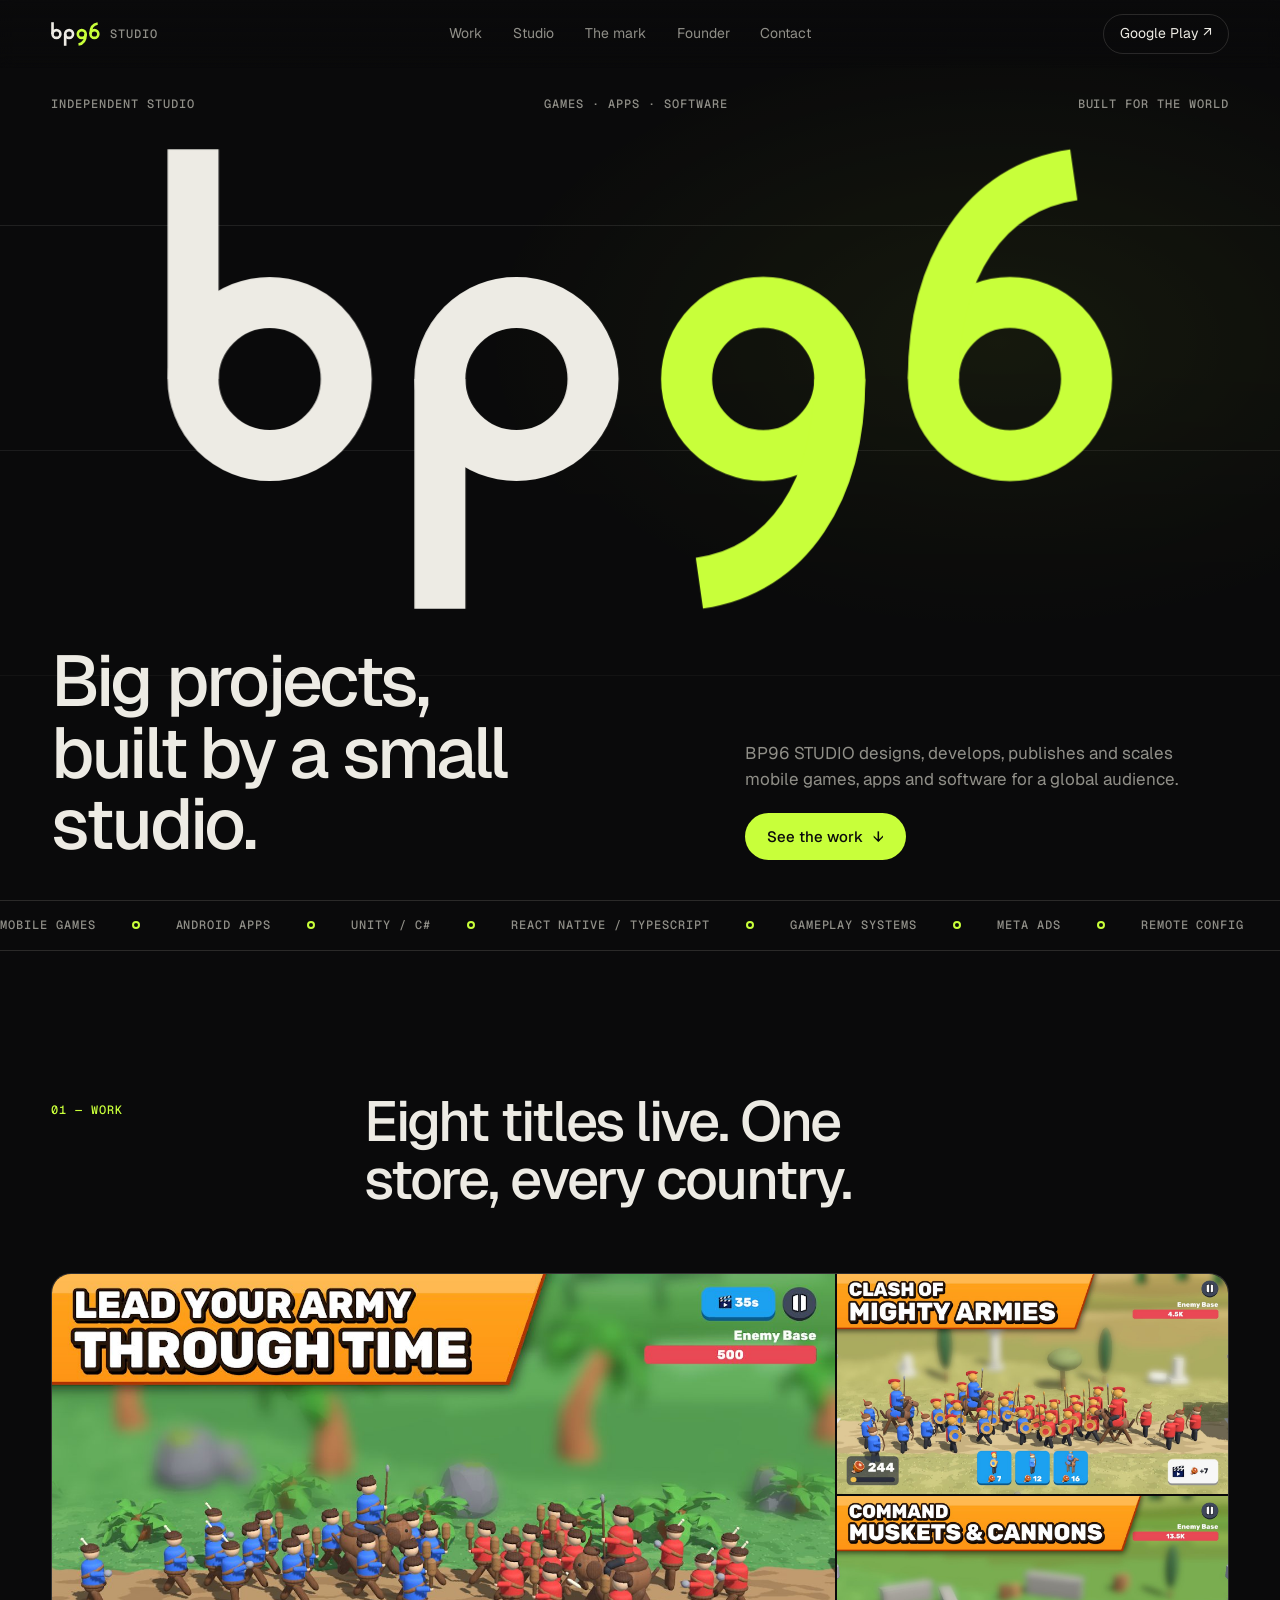
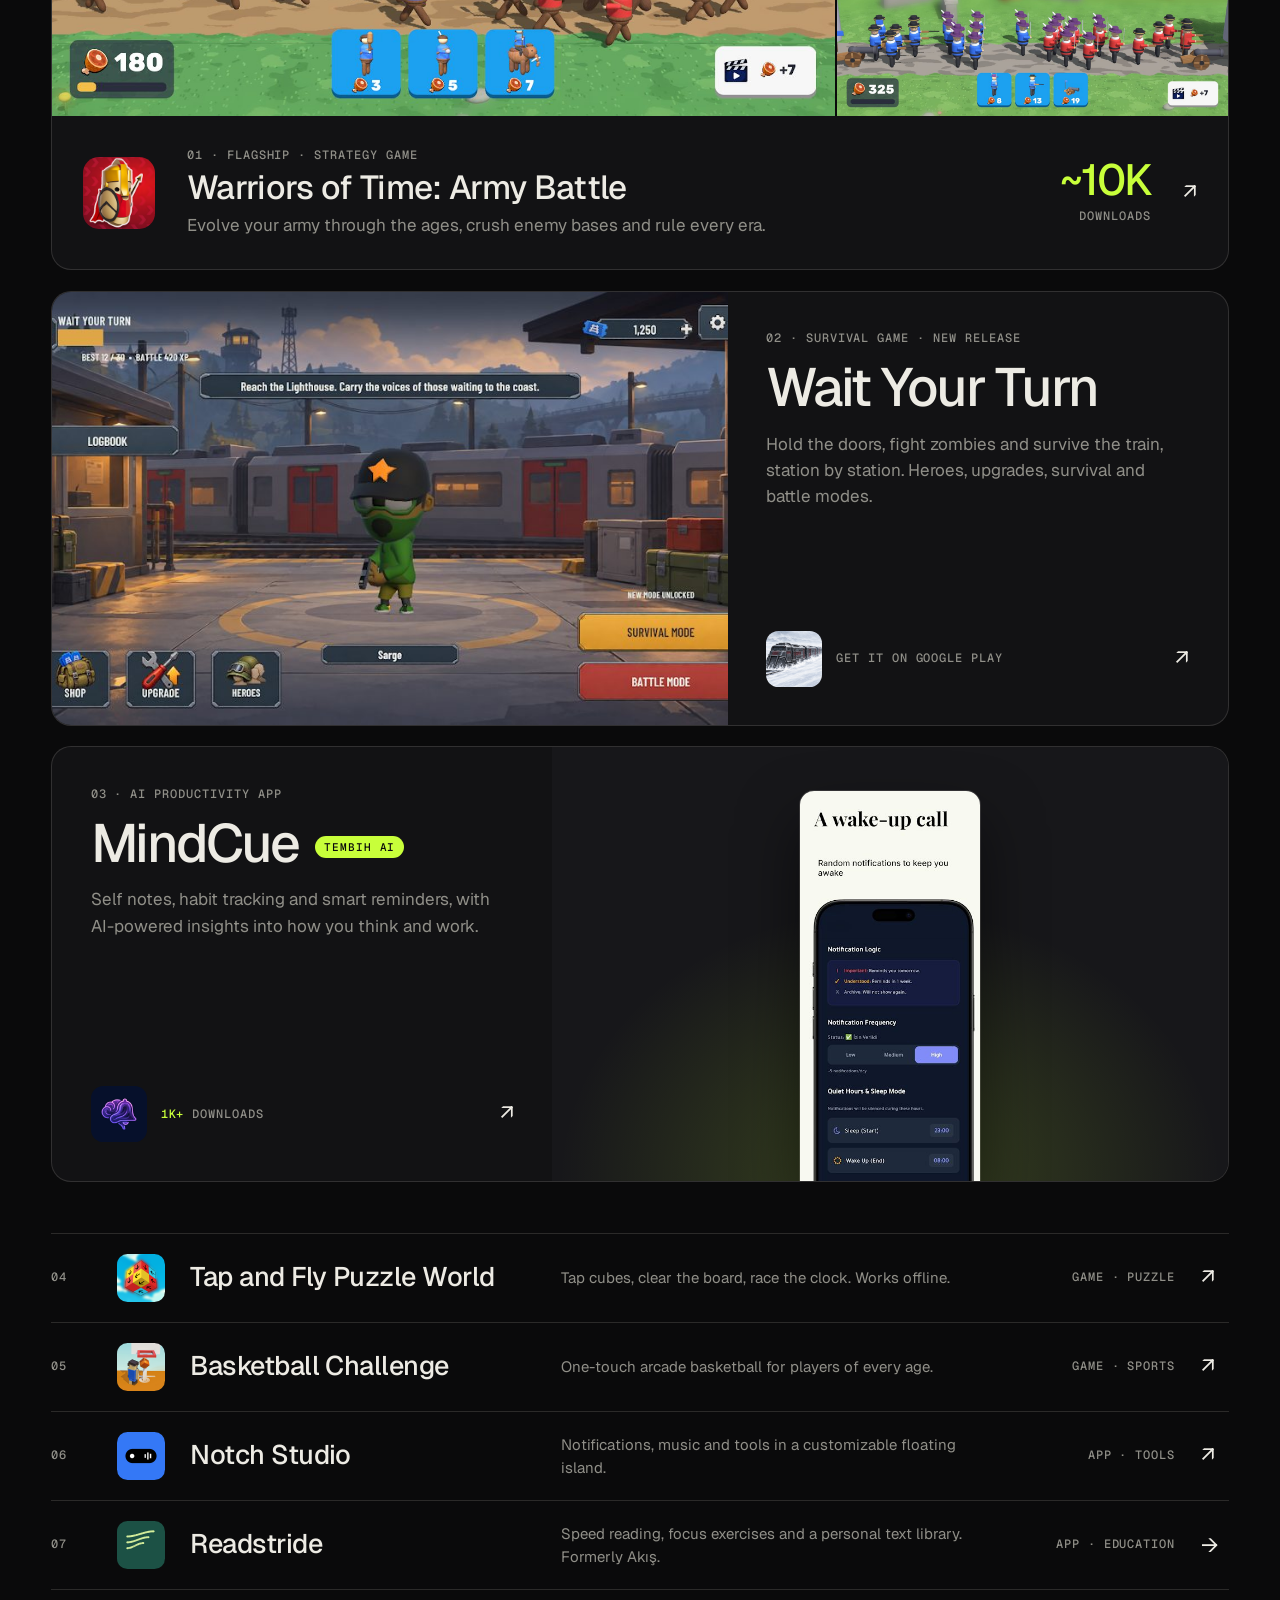
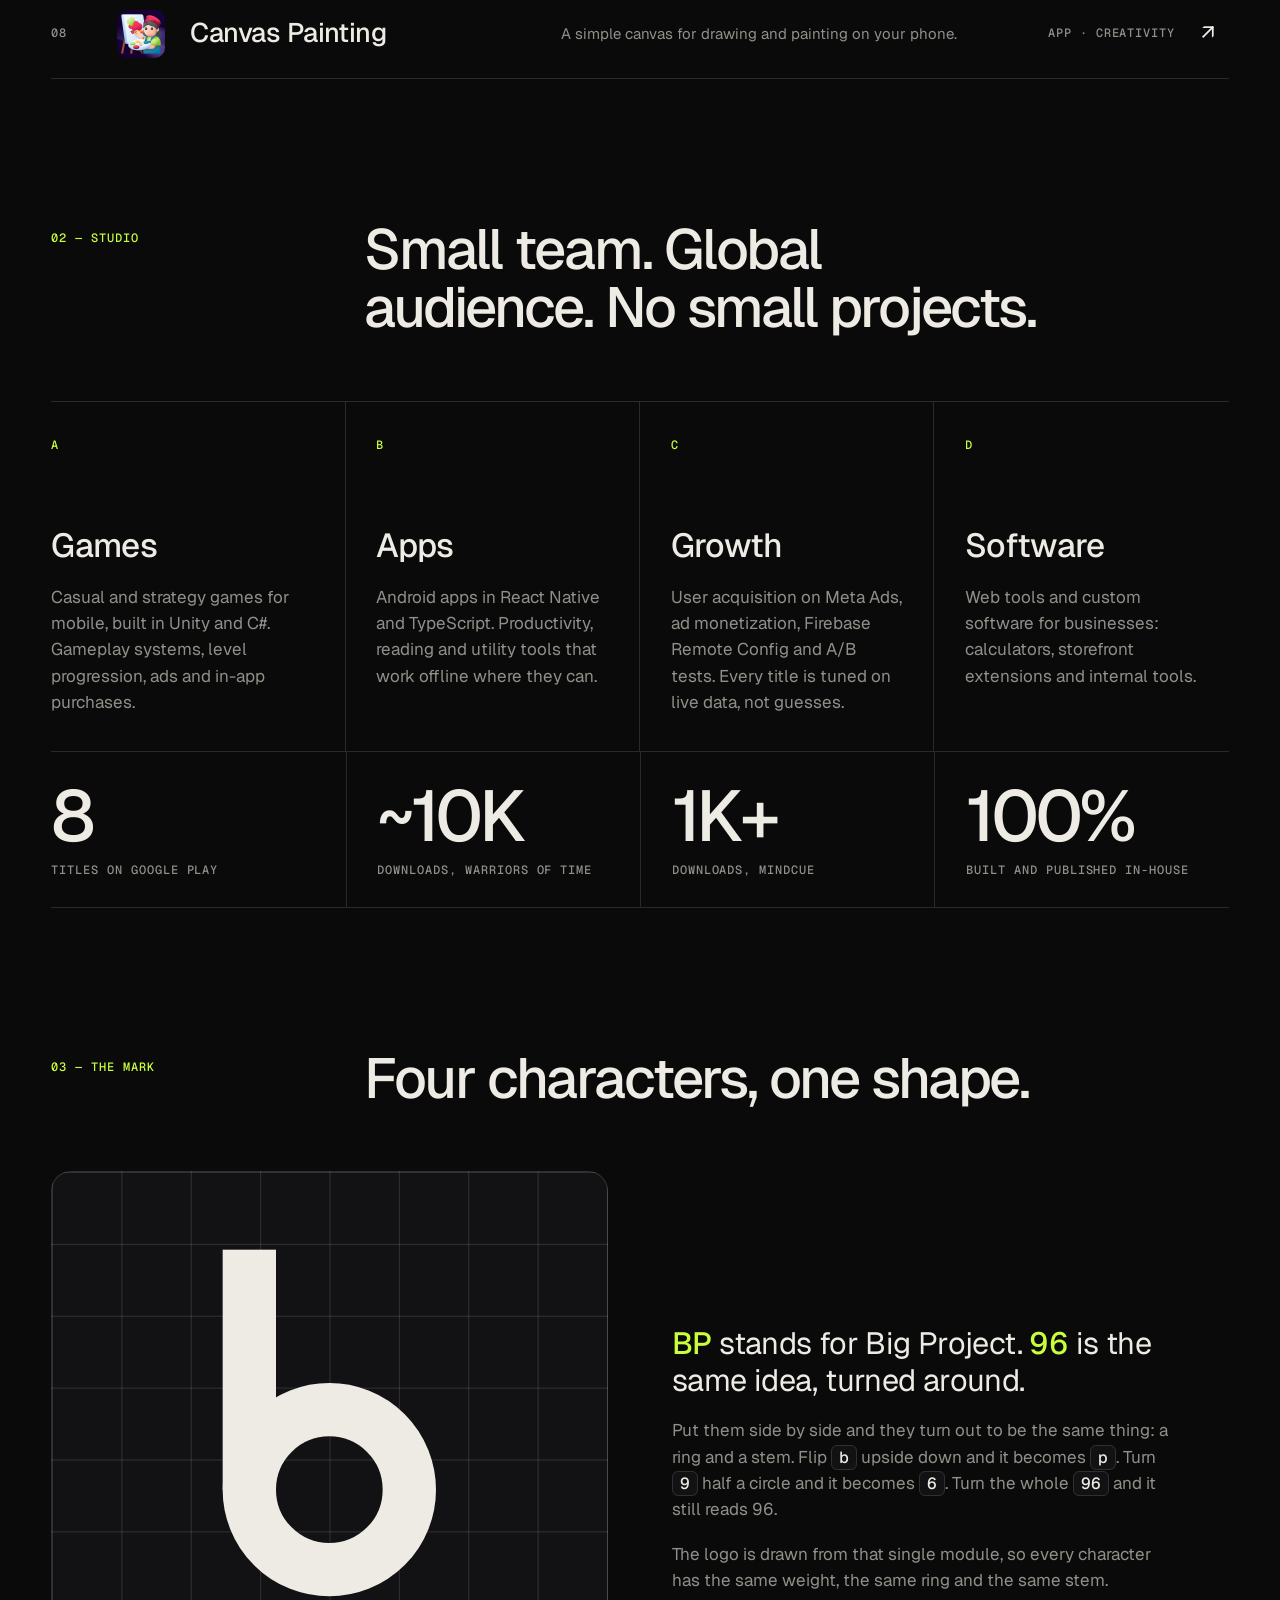
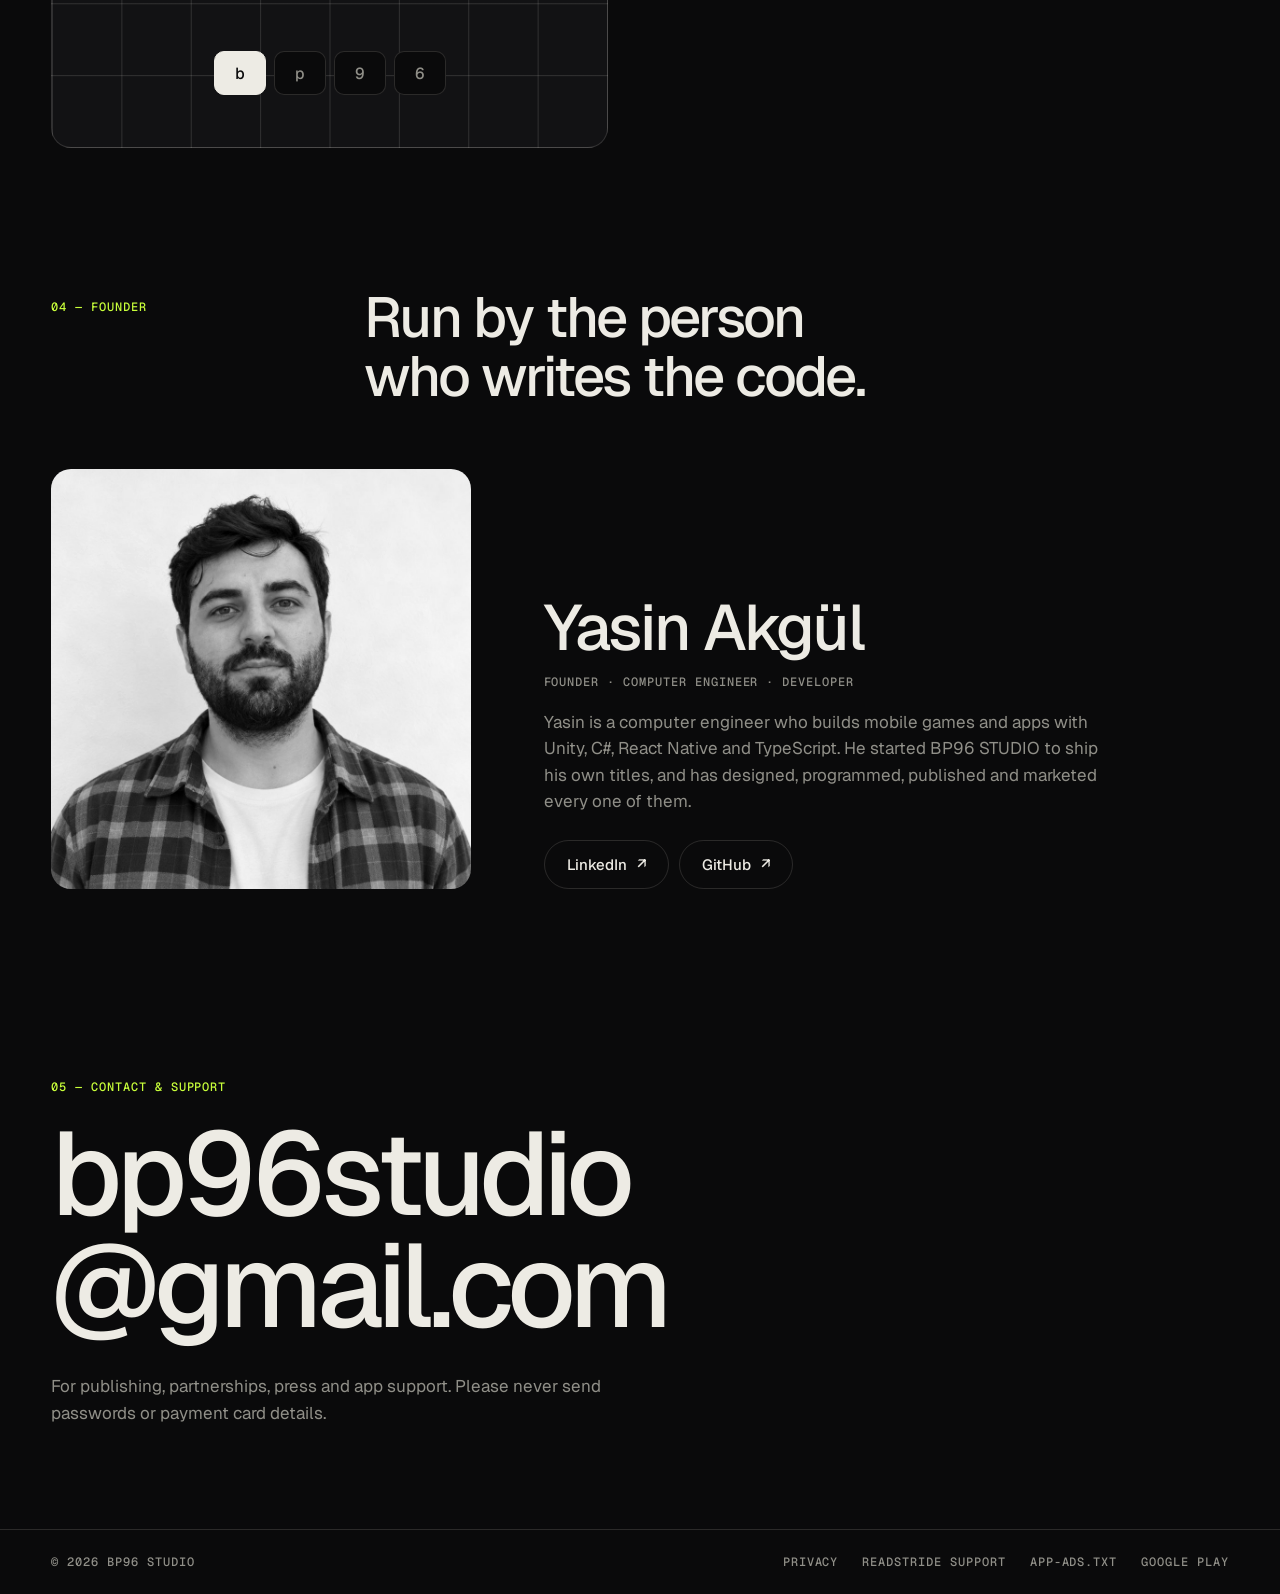
<file: index.html>
<!doctype html>
<html lang="en">
<head>
<meta charset="utf-8">
<meta name="viewport" content="width=device-width,initial-scale=1">
<title>BP96 STUDIO — Mobile games, apps and software</title>
<meta name="description" content="BP96 STUDIO is an independent studio that designs, develops and publishes mobile games, apps and software. Makers of Warriors of Time, Wait Your Turn and MindCue.">
<meta name="theme-color" content="#0a0a0b">
<meta property="og:title" content="BP96 STUDIO — Mobile games, apps and software">
<meta property="og:description" content="Big projects, built by a small studio. Makers of Warriors of Time: Army Battle.">
<meta property="og:type" content="website">
<meta property="og:url" content="https://yasinakgulbp.github.io/">
<meta property="og:image" content="https://yasinakgulbp.github.io/assets/og.png">
<meta name="twitter:card" content="summary_large_image">
<link rel="icon" href="assets/favicon.svg" type="image/svg+xml">
<link rel="preconnect" href="https://fonts.googleapis.com">
<link rel="preconnect" href="https://fonts.gstatic.com" crossorigin>
<link href="https://fonts.googleapis.com/css2?family=Geist:wght@300..700&family=Geist+Mono:wght@400;500&display=swap" rel="stylesheet">
<link rel="stylesheet" href="assets/style.css">
<script>document.documentElement.classList.add('js')</script>
<script type="application/ld+json">
{"@context":"https://schema.org","@type":"Organization","name":"BP96 STUDIO","url":"https://yasinakgulbp.github.io/","email":"bp96studio@gmail.com","founder":{"@type":"Person","name":"Yasin Akgül","sameAs":["https://www.linkedin.com/in/yasinakgul/","https://github.com/yasinakgulbp"]},"sameAs":["https://play.google.com/store/apps/dev?id=5393792970838521727","https://github.com/yasinakgulbp"]}
</script>
</head>
<body>

<!-- Shared glyph modules: one ring, one stem -->
<svg width="0" height="0" style="position:absolute" aria-hidden="true">
  <defs>
    <g id="m-s">
      <rect width="100" height="160" fill="none"/>
      <circle cx="50" cy="110" r="36" fill="none" stroke="currentColor" stroke-width="24"/>
      <rect x="2" y="2" width="24" height="108" fill="currentColor"/>
    </g>
    <g id="m-c">
      <rect width="100" height="160" fill="none"/>
      <circle cx="50" cy="110" r="36" fill="none" stroke="currentColor" stroke-width="24"/>
      <path d="M14 110C14 58 38 20 80 14" fill="none" stroke="currentColor" stroke-width="24"/>
    </g>
  </defs>
</svg>

<header class="nav">
  <a class="brand" href="#top" aria-label="BP96 STUDIO — home">
    <svg viewBox="0 0 448 220" class="brand-mark" aria-hidden="true">
      <g transform="translate(0 0)"><use href="#m-s"/></g>
      <g transform="translate(116 60)"><g transform="translate(0 160) scale(1 -1)"><use href="#m-s"/></g></g>
      <g transform="translate(232 60)" class="acc"><g transform="rotate(180 50 80)"><use href="#m-c"/></g></g>
      <g transform="translate(348 0)" class="acc"><use href="#m-c"/></g>
    </svg>
    <span class="mono">STUDIO</span>
  </a>
  <nav aria-label="Main">
    <a href="#work">Work</a>
    <a href="#studio">Studio</a>
    <a href="#mark">The mark</a>
    <a href="#founder">Founder</a>
    <a href="#support">Contact</a>
  </nav>
  <a class="pill" href="https://play.google.com/store/apps/dev?id=5393792970838521727" target="_blank" rel="noopener">Google Play <span aria-hidden="true">↗</span></a>
</header>

<main id="top">

<section class="hero">
  <div class="hero-meta mono">
    <span>Independent studio</span>
    <span>Games · Apps · Software</span>
    <span>Built for the world</span>
  </div>

  <svg viewBox="0 0 448 220" class="mark" role="img" aria-label="bp96">
    <g class="cell c-b"><g class="gl"><use href="#m-s"/></g></g>
    <g class="cell c-p"><g class="gl"><use href="#m-s"/></g></g>
    <g class="cell c-9 acc"><g class="gl"><use href="#m-c"/></g></g>
    <g class="cell c-6 acc"><g class="gl"><use href="#m-c"/></g></g>
  </svg>

  <div class="hero-foot">
    <h1>Big projects,<br>built by a small studio.</h1>
    <div class="hero-side">
      <p>BP96 STUDIO designs, develops, publishes and scales mobile games, apps and software for a global audience.</p>
      <a class="btn" href="#work">See the work <span aria-hidden="true">↓</span></a>
    </div>
  </div>
</section>

<div class="ticker mono" aria-hidden="true">
  <div class="ticker-track">
    <span>Mobile games</span><i></i><span>Android apps</span><i></i><span>Unity / C#</span><i></i><span>React Native / TypeScript</span><i></i><span>Gameplay systems</span><i></i><span>Meta Ads</span><i></i><span>Remote Config</span><i></i><span>Custom software</span><i></i>
    <span>Mobile games</span><i></i><span>Android apps</span><i></i><span>Unity / C#</span><i></i><span>React Native / TypeScript</span><i></i><span>Gameplay systems</span><i></i><span>Meta Ads</span><i></i><span>Remote Config</span><i></i><span>Custom software</span><i></i>
  </div>
</div>

<section class="sec" id="work">
  <div class="sec-head rv">
    <span class="mono idx">01 — Work</span>
    <h2>Eight titles live. One store, every country.</h2>
  </div>

  <a class="feat rv" href="https://play.google.com/store/apps/details?id=com.Bp96Studio.WarriorsOfTime" target="_blank" rel="noopener">
    <div class="feat-shots">
      <img src="assets/apps/wot-s3.jpg" alt="Warriors of Time gameplay: two armies clash on a jungle road" width="1400" height="788">
      <img src="assets/apps/wot-s2.jpg" alt="Warriors of Time gameplay: ancient armies with shields and cavalry" width="1400" height="788" loading="lazy">
      <img src="assets/apps/wot-s1.jpg" alt="Warriors of Time gameplay: musketeers and cannons" width="1400" height="788" loading="lazy">
    </div>
    <div class="feat-info">
      <img class="icon" src="assets/apps/wot.png" alt="" width="72" height="72">
      <div>
        <span class="mono tag">01 · Flagship · Strategy game</span>
        <h3>Warriors of Time: Army Battle</h3>
        <p>Evolve your army through the ages, crush enemy bases and rule every era.</p>
      </div>
      <div class="feat-num"><b>~10K</b><span class="mono">downloads</span></div>
      <span class="go" aria-hidden="true">↗</span>
    </div>
  </a>

  <a class="split rv" href="https://play.google.com/store/apps/details?id=com.Bp96studio.waityourturn" target="_blank" rel="noopener">
    <div class="shot"><img src="assets/apps/s-wyt.jpg" alt="Wait Your Turn: a soldier on a train platform at dusk" width="900" height="506" loading="lazy"></div>
    <div class="split-info">
      <span class="mono tag">02 · Survival game · New release</span>
      <h3>Wait Your Turn</h3>
      <p>Hold the doors, fight zombies and survive the train, station by station. Heroes, upgrades, survival and battle modes.</p>
      <div class="split-foot"><img class="icon" src="assets/apps/wyt.png" alt="" width="56" height="56" loading="lazy"><span class="mono">Get it on Google Play</span><span class="go" aria-hidden="true">↗</span></div>
    </div>
  </a>

  <a class="split flip rv" href="https://play.google.com/store/apps/details?id=com.tembih.app" target="_blank" rel="noopener">
    <div class="shot portrait"><img src="assets/apps/s-mindcue.jpg" alt="MindCue app screen" width="322" height="700" loading="lazy"></div>
    <div class="split-info">
      <span class="mono tag">03 · AI productivity app</span>
      <h3>MindCue <small>Tembih AI</small></h3>
      <p>Self notes, habit tracking and smart reminders, with AI-powered insights into how you think and work.</p>
      <div class="split-foot"><img class="icon" src="assets/apps/mindcue.png" alt="" width="56" height="56" loading="lazy"><span class="mono"><b>1K+</b> downloads</span><span class="go" aria-hidden="true">↗</span></div>
    </div>
  </a>

  <ul class="list">
    <li class="rv"><a href="https://play.google.com/store/apps/details?id=com.Bp96Studio.TapandFly" target="_blank" rel="noopener" data-peek="assets/apps/s-taf.jpg">
      <span class="mono n">04</span><img src="assets/apps/taf.png" alt="" width="48" height="48" loading="lazy">
      <span class="t">Tap and Fly Puzzle World</span><span class="d">Tap cubes, clear the board, race the clock. Works offline.</span>
      <span class="mono c">Game · Puzzle</span><span class="go" aria-hidden="true">↗</span></a></li>
    <li class="rv"><a href="https://play.google.com/store/apps/details?id=com.bp96studio.BasketballChalenge" target="_blank" rel="noopener" data-peek="assets/apps/s-bball.jpg">
      <span class="mono n">05</span><img src="assets/apps/bball.png" alt="" width="48" height="48" loading="lazy">
      <span class="t">Basketball Challenge</span><span class="d">One-touch arcade basketball for players of every age.</span>
      <span class="mono c">Game · Sports</span><span class="go" aria-hidden="true">↗</span></a></li>
    <li class="rv"><a href="https://play.google.com/store/apps/details?id=com.bp96studio.notchstudio" target="_blank" rel="noopener" data-peek="assets/apps/s-notch.jpg">
      <span class="mono n">06</span><img src="assets/apps/notch.png" alt="" width="48" height="48" loading="lazy">
      <span class="t">Notch Studio</span><span class="d">Notifications, music and tools in a customizable floating island.</span>
      <span class="mono c">App · Tools</span><span class="go" aria-hidden="true">↗</span></a></li>
    <li class="rv" id="readstride"><a href="readstride.html" data-peek="assets/apps/s-read.jpg">
      <span class="mono n">07</span><img src="assets/apps/read.png" alt="" width="48" height="48" loading="lazy">
      <span class="t">Readstride</span><span class="d">Speed reading, focus exercises and a personal text library. Formerly Akış.</span>
      <span class="mono c">App · Education</span><span class="go" aria-hidden="true">→</span></a></li>
    <li class="rv"><a href="https://play.google.com/store/apps/details?id=com.BP96STUDIO.CanvasPainting" target="_blank" rel="noopener" data-peek="assets/apps/s-canvas.jpg">
      <span class="mono n">08</span><img src="assets/apps/canvas.png" alt="" width="48" height="48" loading="lazy">
      <span class="t">Canvas Painting</span><span class="d">A simple canvas for drawing and painting on your phone.</span>
      <span class="mono c">App · Creativity</span><span class="go" aria-hidden="true">↗</span></a></li>
  </ul>
</section>

<section class="sec" id="studio">
  <div class="sec-head rv">
    <span class="mono idx">02 — Studio</span>
    <h2>Small team. Global audience. No small projects.</h2>
  </div>
  <div class="cols">
    <article class="rv">
      <span class="mono">A</span>
      <h3>Games</h3>
      <p>Casual and strategy games for mobile, built in Unity and C#. Gameplay systems, level progression, ads and in-app purchases.</p>
    </article>
    <article class="rv">
      <span class="mono">B</span>
      <h3>Apps</h3>
      <p>Android apps in React Native and TypeScript. Productivity, reading and utility tools that work offline where they can.</p>
    </article>
    <article class="rv">
      <span class="mono">C</span>
      <h3>Growth</h3>
      <p>User acquisition on Meta Ads, ad monetization, Firebase Remote Config and A/B tests. Every title is tuned on live data, not guesses.</p>
    </article>
    <article class="rv">
      <span class="mono">D</span>
      <h3>Software</h3>
      <p>Web tools and custom software for businesses: calculators, storefront extensions and internal tools.</p>
    </article>
  </div>
  <dl class="stats rv">
    <div><dt>8</dt><dd class="mono">titles on Google Play</dd></div>
    <div><dt>~10K</dt><dd class="mono">downloads, Warriors of Time</dd></div>
    <div><dt>1K+</dt><dd class="mono">downloads, MindCue</dd></div>
    <div><dt>100%</dt><dd class="mono">built and published in-house</dd></div>
  </dl>
</section>

<section class="sec mark-sec" id="mark">
  <div class="sec-head rv">
    <span class="mono idx">03 — The mark</span>
    <h2>Four characters, one shape.</h2>
  </div>
  <div class="mark-grid">
    <div class="demo rv">
      <svg viewBox="-10 -10 120 180" class="demo-svg" data-state="b" aria-hidden="true">
        <g class="demo-gl">
          <rect width="100" height="160" fill="none"/>
          <circle cx="50" cy="110" r="36" fill="none" stroke="currentColor" stroke-width="24"/>
          <rect class="st-s" x="2" y="2" width="24" height="108" fill="currentColor"/>
          <path class="st-c" d="M14 110C14 58 38 20 80 14" fill="none" stroke="currentColor" stroke-width="24"/>
        </g>
      </svg>
      <div class="demo-keys" role="group" aria-label="Show character">
        <button type="button" data-k="b" aria-pressed="true">b</button>
        <button type="button" data-k="p" aria-pressed="false">p</button>
        <button type="button" data-k="9" aria-pressed="false">9</button>
        <button type="button" data-k="6" aria-pressed="false">6</button>
      </div>
    </div>
    <div class="mark-copy rv">
      <p class="lead"><b>BP</b> stands for Big Project. <b>96</b> is the same idea, turned around.</p>
      <p>Put them side by side and they turn out to be the same thing: a ring and a stem. Flip <i>b</i> upside down and it becomes <i>p</i>. Turn <i>9</i> half a circle and it becomes <i>6</i>. Turn the whole <i>96</i> and it still reads 96.</p>
      <p>The logo is drawn from that single module, so every character has the same weight, the same ring and the same stem.</p>
    </div>
  </div>
</section>

<section class="sec" id="founder">
  <div class="sec-head rv">
    <span class="mono idx">04 — Founder</span>
    <h2>Run by the person who writes the code.</h2>
  </div>
  <div class="founder">
    <figure class="rv"><img src="assets/yasin.jpg" alt="Yasin Akgül" width="900" height="900" loading="lazy"></figure>
    <div class="rv">
      <h3>Yasin Akgül</h3>
      <span class="mono tag">Founder · Computer engineer · Developer</span>
      <p>Yasin is a computer engineer who builds mobile games and apps with Unity, C#, React Native and TypeScript. He started BP96 STUDIO to ship his own titles, and has designed, programmed, published and marketed every one of them.</p>
      <div class="links">
        <a class="btn ghost" href="https://www.linkedin.com/in/yasinakgul/" target="_blank" rel="noopener">LinkedIn <span aria-hidden="true">↗</span></a>
        <a class="btn ghost" href="https://github.com/yasinakgulbp" target="_blank" rel="noopener">GitHub <span aria-hidden="true">↗</span></a>
      </div>
    </div>
  </div>
</section>

<section class="contact" id="support">
  <span class="mono idx rv">05 — Contact &amp; support</span>
  <a class="mail rv" href="mailto:bp96studio@gmail.com">bp96studio<wbr>@gmail.com</a>
  <p class="rv">For publishing, partnerships, press and app support. Please never send passwords or payment card details.</p>
</section>

</main>

<footer class="foot mono">
  <span>© <span id="y">2026</span> BP96 STUDIO</span>
  <nav aria-label="Footer">
    <a href="privacy.html">Privacy</a>
    <a href="readstride.html">Readstride support</a>
    <a href="app-ads.txt">app-ads.txt</a>
    <a href="https://play.google.com/store/apps/dev?id=5393792970838521727" target="_blank" rel="noopener">Google Play</a>
  </nav>
</footer>

<div class="peek" aria-hidden="true"><img alt=""></div>
<script src="assets/main.js" defer></script>
</body>
</html>
</file>
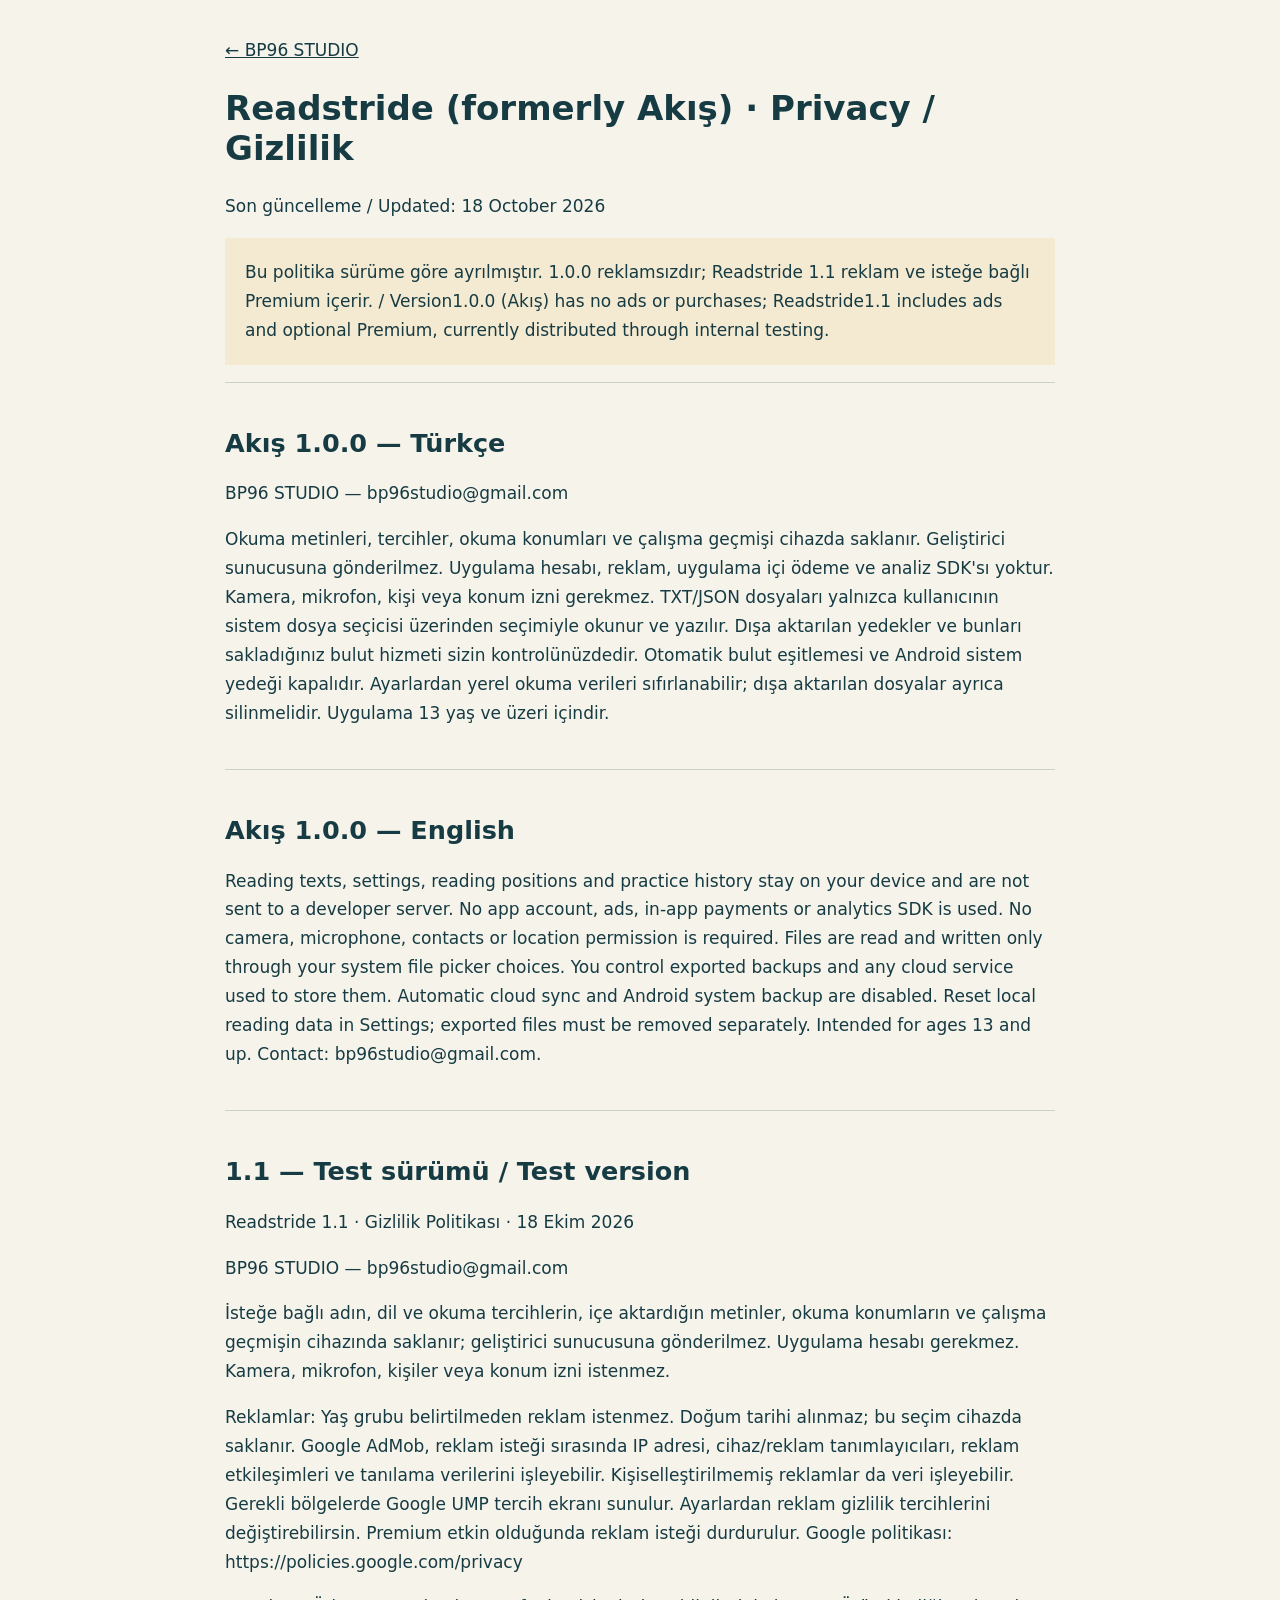
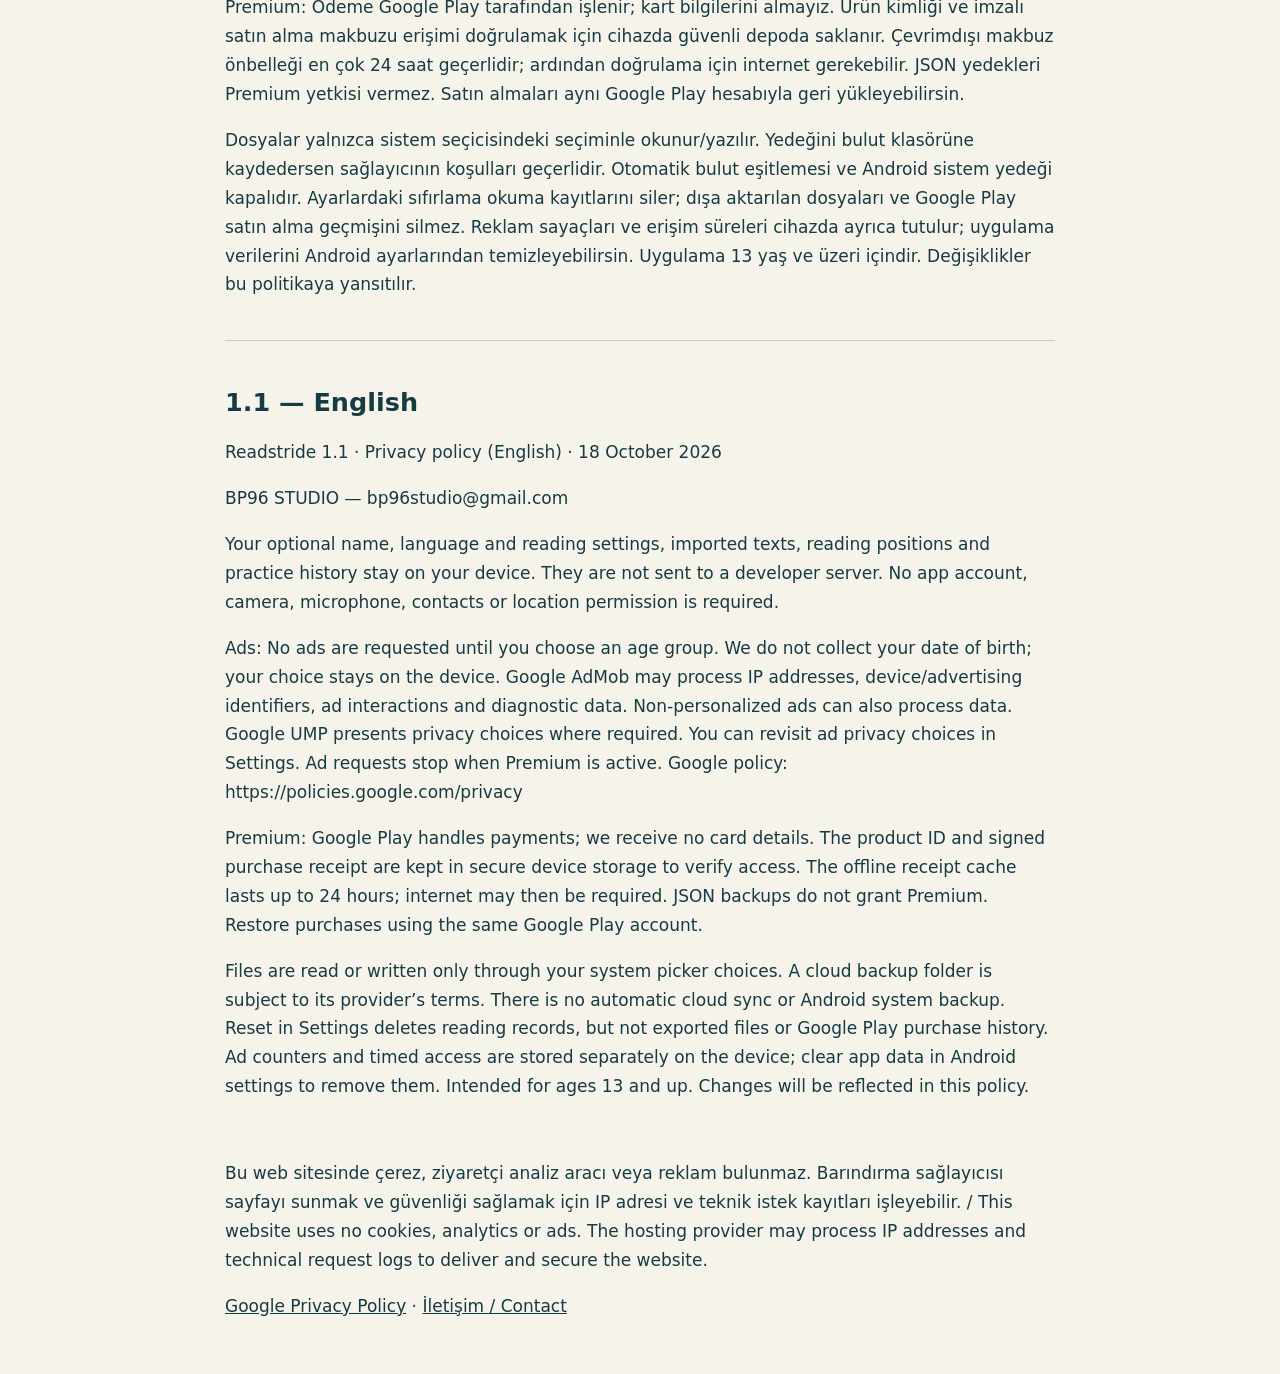
<file: privacy.html>
<!doctype html><html lang="en"><head><meta charset="utf-8"><meta name="viewport" content="width=device-width,initial-scale=1"><title>Readstride · Gizlilik / Privacy · BP96 STUDIO</title><style>body{margin:0;background:#f6f3eb;color:#163b43;font:17px/1.7 system-ui,sans-serif}main{max-width:830px;margin:auto;padding:36px 24px}h1,h2{line-height:1.2}section{padding:24px 0;border-top:1px solid #163b4330}a{color:inherit}.note{padding:20px;background:#e9bd6030}p{white-space:pre-line}</style></head><body><main><a href="/">← BP96 STUDIO</a><h1>Readstride (formerly Akış) · Privacy / Gizlilik</h1><p>Son güncelleme / Updated: 18 October 2026</p><p class="note">Bu politika sürüme göre ayrılmıştır. 1.0.0 reklamsızdır; Readstride 1.1 reklam ve isteğe bağlı Premium içerir. / Version1.0.0 (Akış) has no ads or purchases; Readstride1.1 includes ads and optional Premium, currently distributed through internal testing.</p><section><h2>Akış 1.0.0 — Türkçe</h2><p>BP96 STUDIO — bp96studio@gmail.com</p><p>Okuma metinleri, tercihler, okuma konumları ve çalışma geçmişi cihazda saklanır. Geliştirici sunucusuna gönderilmez. Uygulama hesabı, reklam, uygulama içi ödeme ve analiz SDK'sı yoktur. Kamera, mikrofon, kişi veya konum izni gerekmez. TXT/JSON dosyaları yalnızca kullanıcının sistem dosya seçicisi üzerinden seçimiyle okunur ve yazılır. Dışa aktarılan yedekler ve bunları sakladığınız bulut hizmeti sizin kontrolünüzdedir. Otomatik bulut eşitlemesi ve Android sistem yedeği kapalıdır. Ayarlardan yerel okuma verileri sıfırlanabilir; dışa aktarılan dosyalar ayrıca silinmelidir. Uygulama 13 yaş ve üzeri içindir.</p></section><section lang="en"><h2>Akış 1.0.0 — English</h2><p>Reading texts, settings, reading positions and practice history stay on your device and are not sent to a developer server. No app account, ads, in-app payments or analytics SDK is used. No camera, microphone, contacts or location permission is required. Files are read and written only through your system file picker choices. You control exported backups and any cloud service used to store them. Automatic cloud sync and Android system backup are disabled. Reset local reading data in Settings; exported files must be removed separately. Intended for ages 13 and up. Contact: bp96studio@gmail.com.</p></section><section><h2>1.1 — Test sürümü / Test version</h2><p>Readstride 1.1 · Gizlilik Politikası · 18 Ekim 2026</p><p>BP96 STUDIO — bp96studio@gmail.com</p><p>İsteğe bağlı adın, dil ve okuma tercihlerin, içe aktardığın metinler, okuma konumların ve çalışma geçmişin cihazında saklanır; geliştirici sunucusuna gönderilmez. Uygulama hesabı gerekmez. Kamera, mikrofon, kişiler veya konum izni istenmez.</p><p>Reklamlar: Yaş grubu belirtilmeden reklam istenmez. Doğum tarihi alınmaz; bu seçim cihazda saklanır. Google AdMob, reklam isteği sırasında IP adresi, cihaz/reklam tanımlayıcıları, reklam etkileşimleri ve tanılama verilerini işleyebilir. Kişiselleştirilmemiş reklamlar da veri işleyebilir. Gerekli bölgelerde Google UMP tercih ekranı sunulur. Ayarlardan reklam gizlilik tercihlerini değiştirebilirsin. Premium etkin olduğunda reklam isteği durdurulur. Google politikası: https://policies.google.com/privacy</p><p>Premium: Ödeme Google Play tarafından işlenir; kart bilgilerini almayız. Ürün kimliği ve imzalı satın alma makbuzu erişimi doğrulamak için cihazda güvenli depoda saklanır. Çevrimdışı makbuz önbelleği en çok 24 saat geçerlidir; ardından doğrulama için internet gerekebilir. JSON yedekleri Premium yetkisi vermez. Satın almaları aynı Google Play hesabıyla geri yükleyebilirsin.</p><p>Dosyalar yalnızca sistem seçicisindeki seçiminle okunur/yazılır. Yedeğini bulut klasörüne kaydedersen sağlayıcının koşulları geçerlidir. Otomatik bulut eşitlemesi ve Android sistem yedeği kapalıdır. Ayarlardaki sıfırlama okuma kayıtlarını siler; dışa aktarılan dosyaları ve Google Play satın alma geçmişini silmez. Reklam sayaçları ve erişim süreleri cihazda ayrıca tutulur; uygulama verilerini Android ayarlarından temizleyebilirsin. Uygulama 13 yaş ve üzeri içindir. Değişiklikler bu politikaya yansıtılır.</p></section><section lang="en"><h2>1.1 — English</h2><p>Readstride 1.1 · Privacy policy (English) · 18 October 2026</p><p>BP96 STUDIO — bp96studio@gmail.com</p><p>Your optional name, language and reading settings, imported texts, reading positions and practice history stay on your device. They are not sent to a developer server. No app account, camera, microphone, contacts or location permission is required.</p><p>Ads: No ads are requested until you choose an age group. We do not collect your date of birth; your choice stays on the device. Google AdMob may process IP addresses, device/advertising identifiers, ad interactions and diagnostic data. Non-personalized ads can also process data. Google UMP presents privacy choices where required. You can revisit ad privacy choices in Settings. Ad requests stop when Premium is active. Google policy: https://policies.google.com/privacy</p><p>Premium: Google Play handles payments; we receive no card details. The product ID and signed purchase receipt are kept in secure device storage to verify access. The offline receipt cache lasts up to 24 hours; internet may then be required. JSON backups do not grant Premium. Restore purchases using the same Google Play account.</p><p>Files are read or written only through your system picker choices. A cloud backup folder is subject to its provider’s terms. There is no automatic cloud sync or Android system backup. Reset in Settings deletes reading records, but not exported files or Google Play purchase history. Ad counters and timed access are stored separately on the device; clear app data in Android settings to remove them. Intended for ages 13 and up. Changes will be reflected in this policy.</p></section><p>Bu web sitesinde çerez, ziyaretçi analiz aracı veya reklam bulunmaz. Barındırma sağlayıcısı sayfayı sunmak ve güvenliği sağlamak için IP adresi ve teknik istek kayıtları işleyebilir. / This website uses no cookies, analytics or ads. The hosting provider may process IP addresses and technical request logs to deliver and secure the website.</p><p><a href="https://policies.google.com/privacy">Google Privacy Policy</a> · <a href="mailto:bp96studio@gmail.com">İletişim / Contact</a></p></main></body></html>
</file>
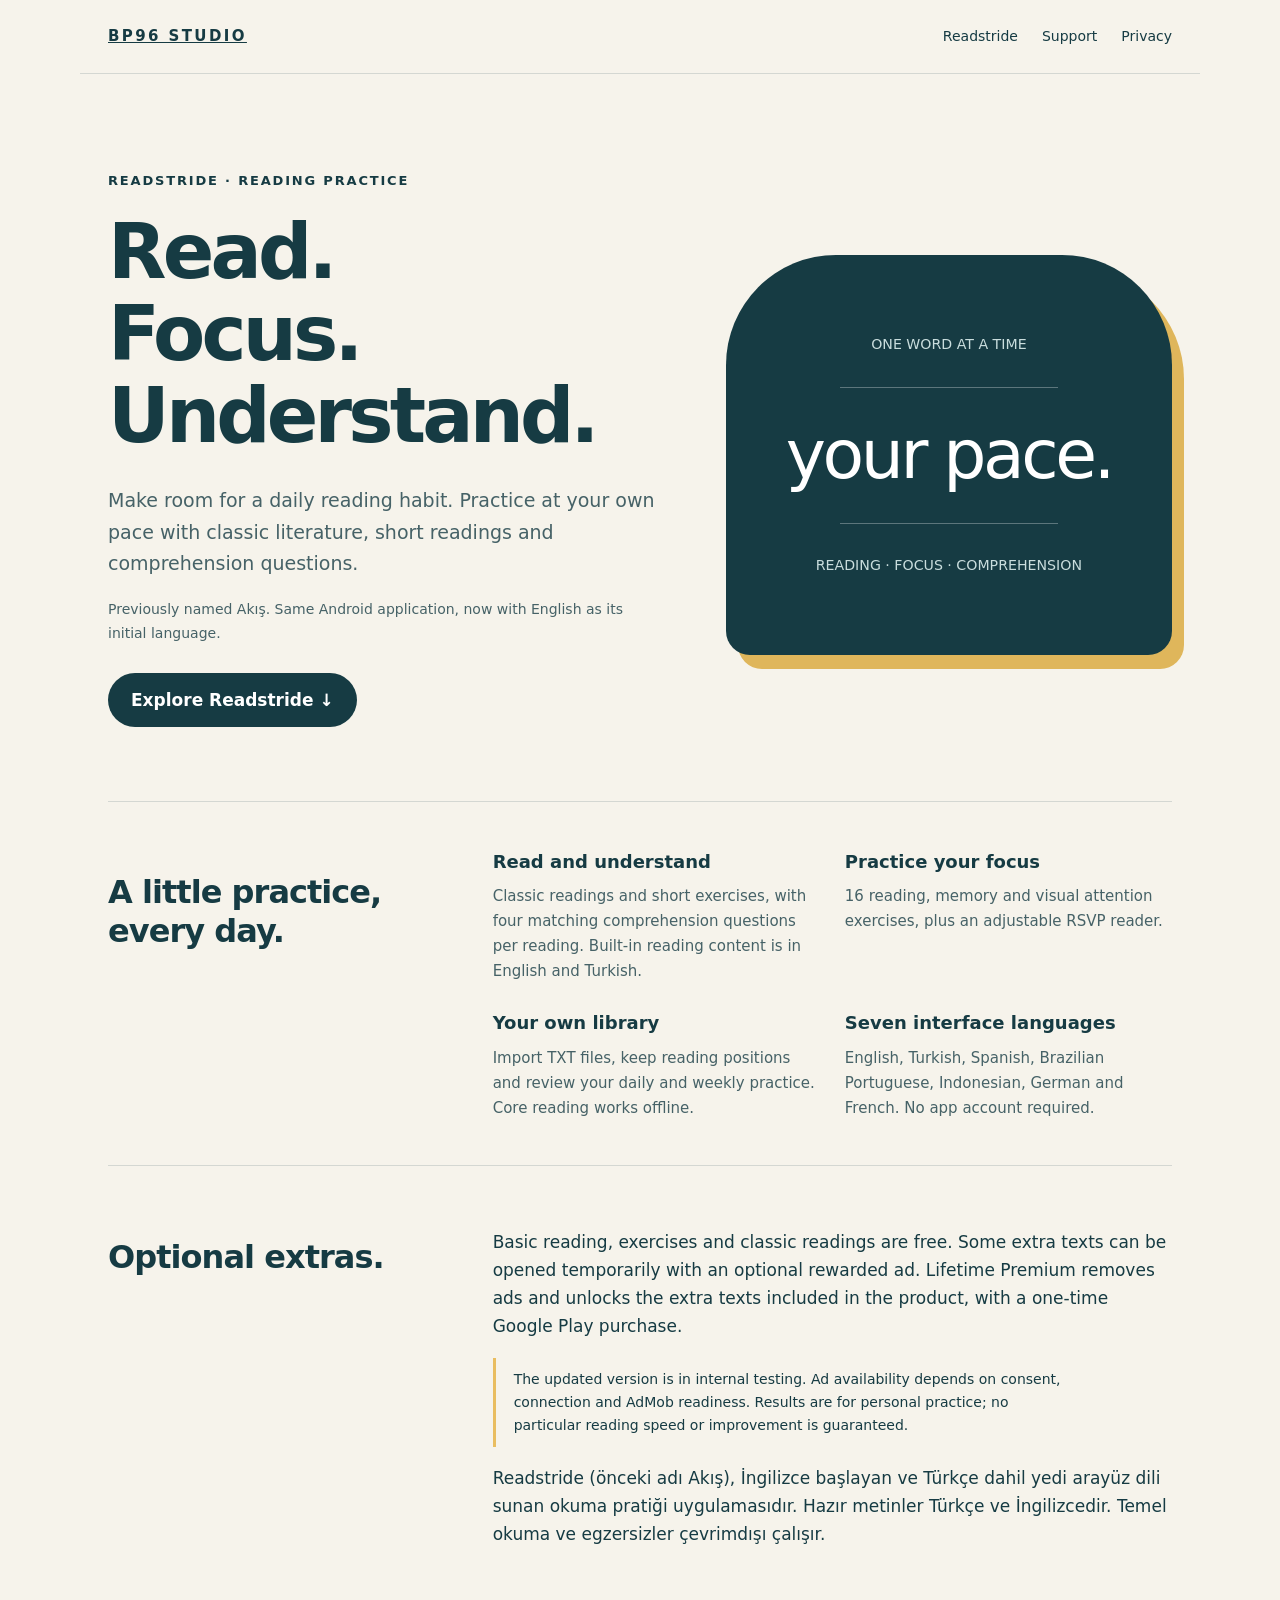
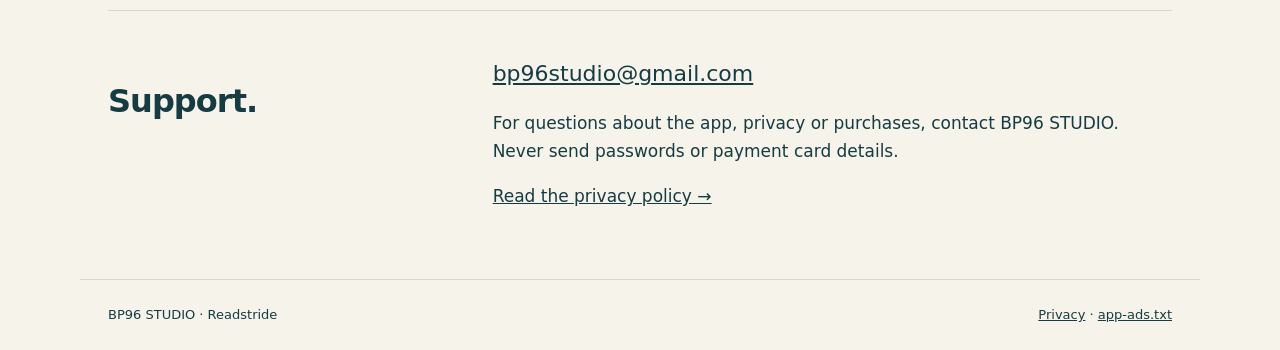
<file: readstride.html>
<!doctype html>
<html lang="en"><head><meta charset="utf-8"><meta name="viewport" content="width=device-width,initial-scale=1"><title>BP96 STUDIO · Readstride</title><meta name="description" content="Readstride speed reading, comprehension and focus practice. Support and privacy information from BP96 STUDIO."><style>
:root{color-scheme:light;--ink:#163b43;--paper:#f6f3eb;--accent:#e9bd60}*{box-sizing:border-box}body{margin:0;background:var(--paper);color:var(--ink);font:17px/1.65 system-ui,sans-serif}a{color:inherit}header,main,footer{max-width:1120px;margin:auto;padding:24px 28px}header{display:flex;justify-content:space-between;align-items:center;border-bottom:1px solid #163b4326}nav{display:flex;gap:24px;font-size:14px}nav a{text-decoration:none}.brand{font-size:15px;font-weight:800;letter-spacing:.16em}.hero{padding:72px 0 60px;display:grid;grid-template-columns:1.25fr 1fr;gap:60px;align-items:center}.eyebrow{font-size:13px;letter-spacing:.14em;text-transform:uppercase;font-weight:700}h1{font-size:clamp(42px,6vw,76px);line-height:1.08;letter-spacing:-.05em;font-weight:650;margin:20px 0 28px}h2{font-size:32px;line-height:1.2;letter-spacing:-.03em}p{max-width:67ch}.intro{font-size:19px;color:#466267}.button{display:inline-block;background:var(--ink);color:white;text-decoration:none;border-radius:50px;padding:13px 23px;font-weight:600;margin:14px 0}.reading{background:var(--ink);border-radius:110px 110px 24px 24px;min-height:400px;color:#fff;padding:46px 35px;display:flex;flex-direction:column;justify-content:center;text-align:center;box-shadow:12px 14px 0 #dfb65b}.reading .word{font-size:68px;letter-spacing:-.05em;line-height:1.1}.reading .line{height:1px;background:#ffffff4d;width:58%;margin:30px auto}.reading small{color:#c9dddd}.section{border-top:1px solid #163b4326;padding:45px 0;display:grid;grid-template-columns:1fr 2fr;gap:45px}.features{display:grid;grid-template-columns:1fr 1fr;gap:25px}.features h3{font-size:18px;margin:0 0 8px}.features p{font-size:15px;margin:0;color:#466267}.notice{border-left:3px solid var(--accent);padding:10px 18px;font-size:14px}.support{font-size:22px;word-break:break-word}footer{border-top:1px solid #163b4326;font-size:13px;display:flex;justify-content:space-between;gap:24px}.en{font-size:14px;color:#466267}@media(max-width:720px){header,main,footer{padding:20px}.hero{grid-template-columns:1fr;gap:28px;padding:40px 0}.reading{min-height:260px;border-radius:70px 70px 20px 20px}.reading .word{font-size:58px}.section{grid-template-columns:1fr;gap:14px}.features{gap:20px}nav{gap:12px;font-size:12px}footer{flex-direction:column}.support{font-size:19px}}@media(prefers-reduced-motion:no-preference){.button{transition:background .2s}.button:hover{background:#28616a}}
</style></head><body><header><a class="brand" href="/">BP96 STUDIO</a><nav aria-label="Main navigation"><a href="#readstride">Readstride</a><a href="#support">Support</a><a href="/privacy.html">Privacy</a></nav></header>
<main><section class="hero" id="readstride"><div><div class="eyebrow">READSTRIDE · READING PRACTICE</div><h1>Read.<br>Focus.<br>Understand.</h1><p class="intro">Make room for a daily reading habit. Practice at your own pace with classic literature, short readings and comprehension questions.</p><p class="en">Previously named Akış. Same Android application, now with English as its initial language.</p><a class="button" href="#details">Explore Readstride ↓</a></div><div class="reading" role="img" aria-label="A calm reading space"><small>ONE WORD AT A TIME</small><div class="line"></div><div class="word">your pace.</div><div class="line"></div><small>READING · FOCUS · COMPREHENSION</small></div></section>
<section class="section" id="details"><h2>A little practice,<br>every day.</h2><div class="features"><div><h3>Read and understand</h3><p>Classic readings and short exercises, with four matching comprehension questions per reading. Built-in reading content is in English and Turkish.</p></div><div><h3>Practice your focus</h3><p>16 reading, memory and visual attention exercises, plus an adjustable RSVP reader.</p></div><div><h3>Your own library</h3><p>Import TXT files, keep reading positions and review your daily and weekly practice. Core reading works offline.</p></div><div><h3>Seven interface languages</h3><p>English, Turkish, Spanish, Brazilian Portuguese, Indonesian, German and French. No app account required.</p></div></div></section>
<section class="section"><h2>Optional extras.</h2><div><p>Basic reading, exercises and classic readings are free. Some extra texts can be opened temporarily with an optional rewarded ad. Lifetime Premium removes ads and unlocks the extra texts included in the product, with a one-time Google Play purchase.</p><p class="notice">The updated version is in internal testing. Ad availability depends on consent, connection and AdMob readiness. Results are for personal practice; no particular reading speed or improvement is guaranteed.</p><p lang="tr">Readstride (önceki adı Akış), İngilizce başlayan ve Türkçe dahil yedi arayüz dili sunan okuma pratiği uygulamasıdır. Hazır metinler Türkçe ve İngilizcedir. Temel okuma ve egzersizler çevrimdışı çalışır.</p></div></section>
<section class="section" id="support"><h2>Support.</h2><div><a class="support" href="mailto:bp96studio@gmail.com">bp96studio@gmail.com</a><p>For questions about the app, privacy or purchases, contact BP96 STUDIO. Never send passwords or payment card details.</p><a href="/privacy.html">Read the privacy policy →</a></div></section></main><footer><span>BP96 STUDIO · Readstride</span><span><a href="/privacy.html">Privacy</a> · <a href="/app-ads.txt">app-ads.txt</a></span></footer></body></html>
</file>
<file: assets/style.css>
:root{
  --bg:#0a0a0b;--bg2:#121214;--fg:#edebe4;--mute:#908f88;--line:rgba(237,235,228,.14);
  --acc:#c8ff3a;--pad:clamp(20px,4vw,56px);
  --sans:"Geist",system-ui,-apple-system,"Segoe UI",sans-serif;
  --mono:"Geist Mono",ui-monospace,Consolas,monospace;
  --ease:cubic-bezier(.7,0,.2,1);
  color-scheme:dark;
}
*{box-sizing:border-box}
html{scroll-behavior:smooth;scroll-padding-top:72px}
body{margin:0;background:var(--bg);color:var(--fg);font:400 17px/1.55 var(--sans);-webkit-font-smoothing:antialiased;overflow-x:hidden}
img{max-width:100%;display:block;height:auto}
a{color:inherit;text-decoration:none}
h1,h2,h3,p,ul,dl,dd,figure{margin:0;padding:0}
ul{list-style:none}
::selection{background:var(--acc);color:#0a0a0b}
:focus-visible{outline:2px solid var(--acc);outline-offset:3px;border-radius:4px}
.mono{font:500 12px/1.4 var(--mono);letter-spacing:.08em;text-transform:uppercase}
.acc{color:var(--acc)}

/* nav */
.nav{position:fixed;inset:0 0 auto 0;z-index:20;display:flex;align-items:center;justify-content:space-between;gap:24px;padding:14px var(--pad);background:linear-gradient(rgba(10,10,11,.92),rgba(10,10,11,.6) 70%,transparent);backdrop-filter:blur(8px);-webkit-backdrop-filter:blur(8px)}
.brand{display:flex;align-items:center;gap:10px}
.brand-mark{height:24px;width:auto;display:block}
.brand .mono{color:var(--mute);margin-top:2px}
.nav nav{display:flex;gap:clamp(16px,2.4vw,36px);font-size:14px}
.nav nav a{color:var(--mute);transition:color .2s}
.nav nav a:hover{color:var(--fg)}
.pill{font-size:14px;border:1px solid var(--line);border-radius:99px;padding:8px 16px;transition:background .25s,color .25s,border-color .25s;white-space:nowrap}
.pill:hover{background:var(--acc);color:#0a0a0b;border-color:var(--acc)}

/* hero */
.hero{min-height:100svh;display:flex;flex-direction:column;justify-content:space-between;gap:28px;padding:96px var(--pad) 40px;position:relative}
.hero::before{content:"";position:absolute;inset:0;pointer-events:none;background:
  radial-gradient(60% 50% at 78% 38%,rgba(200,255,58,.09),transparent 70%),
  linear-gradient(var(--line) 1px,transparent 1px) 0 0/100% 25%;
  mask-image:linear-gradient(#000 40%,transparent);-webkit-mask-image:linear-gradient(#000 40%,transparent);opacity:.7}
.hero-meta{display:flex;justify-content:space-between;gap:16px;color:var(--mute);position:relative}
.mark{width:100%;max-height:52svh;display:block;position:relative;overflow:visible}
.cell{transform-box:view-box}
.c-b{transform:translate(0,0)}
.c-p{transform:translate(116px,60px)}
.c-9{transform:translate(232px,60px)}
.c-6{transform:translate(348px,0)}
.gl{transform-box:fill-box;transform-origin:50% 50%}
.c-p .gl{transform:scaleY(-1)}
.c-9 .gl{transform:rotate(180deg)}
@media (prefers-reduced-motion:no-preference){
  .cell{animation:rise .9s var(--ease) both}
  .c-p{animation:rise-p 2.1s var(--ease) both;animation-delay:.08s}
  .c-9{animation:rise-p9 2.1s var(--ease) both;animation-delay:.16s}
  .c-6{animation-delay:.24s}
  .c-p .gl{animation:flip 1.1s var(--ease) 1.05s both}
  .c-9 .gl{animation:turn 1.1s var(--ease) 1.2s both}
  @keyframes rise{from{opacity:0;translate:0 40px}to{opacity:1;translate:0 0}}
  @keyframes rise-p{0%{opacity:0;transform:translate(116px,40px)}40%{opacity:1;transform:translate(116px,0)}55%{transform:translate(116px,0)}100%{transform:translate(116px,60px)}}
  @keyframes rise-p9{0%{opacity:0;transform:translate(232px,40px)}40%{opacity:1;transform:translate(232px,0)}60%{transform:translate(232px,0)}100%{transform:translate(232px,60px)}}
  @keyframes flip{from{transform:scaleY(1)}to{transform:scaleY(-1)}}
  @keyframes turn{from{transform:rotate(0)}to{transform:rotate(180deg)}}
}
.hero-foot{display:grid;grid-template-columns:1.3fr 1fr;gap:32px;align-items:end;position:relative}
h1{font-size:clamp(36px,5.6vw,88px);line-height:1;letter-spacing:-.04em;font-weight:500;text-wrap:balance}
.hero-side{max-width:44ch;justify-self:end;color:var(--mute)}
.hero-side p{margin-bottom:20px}
.btn{display:inline-flex;gap:10px;align-items:center;background:var(--acc);color:#0a0a0b;font-weight:500;font-size:15px;border-radius:99px;padding:12px 22px;transition:transform .25s var(--ease),background .25s}
.btn:hover{transform:translateY(-2px)}
.btn.ghost{background:none;color:var(--fg);border:1px solid var(--line)}
.btn.ghost:hover{background:var(--fg);color:#0a0a0b}

/* ticker */
.ticker{border-block:1px solid var(--line);overflow:hidden;padding:16px 0;color:var(--mute)}
.ticker-track{display:flex;align-items:center;gap:36px;width:max-content;animation:tick 36s linear infinite}
.ticker span{white-space:nowrap}
.ticker i{width:8px;height:8px;border-radius:50%;border:2px solid var(--acc);flex:none}
@keyframes tick{to{transform:translateX(-50%)}}
@media (prefers-reduced-motion:reduce){.ticker-track{animation:none}}

/* sections */
.sec{padding:clamp(72px,11vw,160px) var(--pad) 0}
.sec-head{display:grid;grid-template-columns:minmax(140px,1fr) 3fr;gap:24px;align-items:start;margin-bottom:clamp(36px,5vw,72px)}
.idx{color:var(--acc);padding-top:.9em}
h2{font-size:clamp(30px,4.4vw,68px);line-height:1.04;letter-spacing:-.035em;font-weight:500;max-width:18ch;text-wrap:balance}
h3{font-weight:500;letter-spacing:-.02em}
.tag{color:var(--mute);display:block;margin-bottom:6px}
.go{font-size:22px;transition:transform .3s var(--ease),color .3s}
.icon{border-radius:22%;flex:none}

/* featured */
.feat{display:block;border:1px solid var(--line);border-radius:20px;overflow:hidden;background:var(--bg2)}
.feat-shots{display:grid;grid-template-columns:2fr 1fr;grid-template-rows:1fr 1fr;gap:2px;background:var(--bg)}
.feat-shots img{width:100%;height:100%;object-fit:cover;transition:transform .9s var(--ease)}
.feat-shots img:first-child{grid-row:1/3}
.feat:hover .feat-shots img{transform:scale(1.025)}
.feat-info{display:grid;grid-template-columns:auto 1fr auto auto;gap:clamp(16px,2.5vw,36px);align-items:center;padding:clamp(18px,2.4vw,32px)}
.feat-info h3{font-size:clamp(22px,2.6vw,38px);line-height:1.1}
.feat-info p{color:var(--mute);margin-top:6px}
.feat-num{text-align:right}
.feat-num b{display:block;font-size:clamp(28px,3.4vw,52px);font-weight:500;letter-spacing:-.04em;line-height:1;color:var(--acc)}
.feat-num span{color:var(--mute)}
.feat:hover .go,.split:hover .go,.list a:hover .go{transform:translate(4px,-4px);color:var(--acc)}

.split{display:grid;grid-template-columns:1.35fr 1fr;border:1px solid var(--line);border-radius:20px;overflow:hidden;background:var(--bg2);margin-top:clamp(14px,1.6vw,24px)}
.split.flip{grid-template-columns:1fr 1.35fr}
.split.flip .shot{order:2}
.split{min-height:clamp(320px,34vw,500px)}
.shot{position:relative;overflow:hidden;min-width:0;background:#17171a}
.shot img{position:absolute;inset:0;width:100%;height:100%;object-fit:cover;transition:transform .9s var(--ease)}
.shot.portrait{background:radial-gradient(70% 90% at 50% 100%,rgba(200,255,58,.2),transparent 70%),#17171a}
.shot.portrait img{inset:auto 0 0 0;margin:auto;width:auto;height:90%;border-radius:14px 14px 0 0;box-shadow:0 0 0 1px var(--line),0 30px 60px rgba(0,0,0,.5)}
.split:hover .shot img{transform:scale(1.03)}
.split-info{display:flex;flex-direction:column;padding:clamp(22px,3vw,44px)}
.split-info h3{font-size:clamp(30px,4.2vw,64px);line-height:1;letter-spacing:-.04em;margin-top:8px}
.split-info h3 small{font:500 11px var(--mono);letter-spacing:.08em;text-transform:uppercase;color:#0a0a0b;background:var(--acc);border-radius:99px;padding:4px 9px;vertical-align:middle;margin-left:6px;white-space:nowrap}
.split-info p{color:var(--mute);margin-top:16px;max-width:40ch}
.split-foot{display:flex;align-items:center;gap:14px;margin-top:auto;padding-top:28px;color:var(--mute)}
.split-foot b{color:var(--acc);font-weight:500}
.split-foot .go{margin-left:auto;color:var(--fg)}

/* list */
.list{margin-top:clamp(28px,4vw,56px);border-top:1px solid var(--line)}
.list a{display:grid;grid-template-columns:40px 48px minmax(0,1.1fr) minmax(0,1.4fr) 150px 28px;gap:clamp(12px,2vw,28px);align-items:center;padding:20px 0;border-bottom:1px solid var(--line);transition:padding .35s var(--ease),background .35s}
.list a:hover{padding-inline:14px;background:var(--bg2)}
.list img{border-radius:22%}
.list .n,.list .c{color:var(--mute)}
.list .t{font-size:clamp(19px,2.1vw,30px);letter-spacing:-.02em;font-weight:500;line-height:1.15}
.list .d{color:var(--mute);font-size:15px}
.list .c{white-space:nowrap;text-align:right}
.peek{position:fixed;left:0;top:0;z-index:15;pointer-events:none;opacity:0;transform:translate(-999px,-999px);transition:opacity .25s;border-radius:14px;overflow:hidden;box-shadow:0 30px 80px rgba(0,0,0,.6),0 0 0 1px var(--line)}
.peek.on{opacity:1}
.peek img{max-width:300px;max-height:340px;width:auto;height:auto}
@media (hover:none),(max-width:900px){.peek{display:none}}

/* studio */
.cols{display:grid;grid-template-columns:repeat(4,1fr);border-top:1px solid var(--line)}
.cols article{padding:28px clamp(16px,2.4vw,36px) 36px 0;border-right:1px solid var(--line)}
.cols article+article{padding-left:clamp(16px,2.4vw,36px)}
.cols article:last-child{border-right:0}
.cols .mono{color:var(--acc)}
.cols h3{font-size:clamp(26px,2.6vw,40px);margin:clamp(28px,5vw,72px) 0 12px}
.cols p{color:var(--mute);max-width:38ch}
.stats{display:grid;grid-template-columns:repeat(4,1fr);border-block:1px solid var(--line)}
.stats div{padding:28px 0}
.stats div+div{padding-left:clamp(16px,2.4vw,36px);border-left:1px solid var(--line)}
.stats dt{font-size:clamp(40px,5.6vw,92px);font-weight:500;letter-spacing:-.05em;line-height:1}
.stats dd{color:var(--mute);margin-top:10px}

/* mark */
.mark-grid{display:grid;grid-template-columns:1fr 1fr;gap:clamp(28px,5vw,80px);align-items:center}
.demo{border:1px solid var(--line);border-radius:20px;background:
  linear-gradient(var(--line) 1px,transparent 1px) 0 0/100% 12.5%,
  linear-gradient(90deg,var(--line) 1px,transparent 1px) 0 0/12.5% 100%,var(--bg2);
  padding:clamp(24px,4vw,56px);display:flex;flex-direction:column;align-items:center;gap:28px}
.demo-svg{height:clamp(220px,34vw,400px);width:auto;color:var(--fg);transition:color .5s;overflow:visible}
.demo-svg[data-state="9"],.demo-svg[data-state="6"]{color:var(--acc)}
.demo-gl{transform-box:fill-box;transform-origin:50% 50%;transition:transform .9s var(--ease)}
.demo-svg[data-state="p"] .demo-gl{transform:scaleY(-1)}
.demo-svg[data-state="9"] .demo-gl{transform:rotate(180deg)}
.st-s,.st-c{transition:opacity .45s}
.st-c{opacity:0}
.demo-svg[data-state="9"] .st-c,.demo-svg[data-state="6"] .st-c{opacity:1}
.demo-svg[data-state="9"] .st-s,.demo-svg[data-state="6"] .st-s{opacity:0}
.demo-keys{display:flex;gap:8px}
.demo-keys button{font:500 16px var(--mono);width:52px;height:44px;border-radius:10px;border:1px solid var(--line);background:var(--bg);color:var(--mute);cursor:pointer;transition:all .25s}
.demo-keys button:hover{color:var(--fg);border-color:var(--fg)}
.demo-keys button[aria-pressed="true"]{background:var(--fg);color:#0a0a0b;border-color:var(--fg)}
.mark-copy p{color:var(--mute);max-width:46ch;margin-top:18px}
.mark-copy .lead{font-size:clamp(22px,2.4vw,34px);line-height:1.2;letter-spacing:-.02em;color:var(--fg);margin-top:0}
.mark-copy b{font-weight:500;color:var(--acc)}
.mark-copy i{font:500 .95em var(--mono);font-style:normal;color:var(--fg);background:var(--bg2);border:1px solid var(--line);border-radius:6px;padding:1px 7px}

/* founder */
.founder{display:grid;grid-template-columns:minmax(0,1fr) minmax(0,1.6fr);gap:clamp(28px,5vw,80px);align-items:end}
.founder figure{border-radius:20px;overflow:hidden;max-width:420px}
.founder img{filter:grayscale(1) contrast(1.05);transition:filter .6s}
.founder figure:hover img{filter:none}
.founder h3{font-size:clamp(34px,5vw,76px);line-height:1;letter-spacing:-.04em;margin-bottom:14px}
.founder p{color:var(--mute);max-width:52ch;margin:18px 0 26px}
.links{display:flex;gap:10px;flex-wrap:wrap}

/* contact */
.contact{padding:clamp(96px,14vw,200px) var(--pad) clamp(64px,8vw,120px);display:flex;flex-direction:column;gap:22px}
.mail{font-size:clamp(34px,9.2vw,168px);font-weight:500;letter-spacing:-.05em;line-height:.95;width:fit-content;background:linear-gradient(var(--acc),var(--acc)) 0 100%/0 .06em no-repeat;transition:background-size .6s var(--ease),color .3s;padding-bottom:.08em}
.mail:hover{background-size:100% .06em;color:var(--acc)}
.contact p{color:var(--mute);max-width:52ch}
.foot{display:flex;justify-content:space-between;gap:20px;flex-wrap:wrap;padding:24px var(--pad);border-top:1px solid var(--line);color:var(--mute)}
.foot nav{display:flex;gap:24px;flex-wrap:wrap}
.foot a:hover{color:var(--fg)}

/* reveal */
@media (prefers-reduced-motion:no-preference){
  .js .rv{opacity:0;transform:translateY(28px);transition:opacity .9s var(--ease),transform .9s var(--ease)}
  .js .rv.in{opacity:1;transform:none}
}

@media (max-width:900px){
  .nav nav{display:none}
  .hero{padding-top:88px}
  .hero-meta span:nth-child(2){display:none}
  .hero-foot{grid-template-columns:1fr}
  .hero-side{justify-self:start}
  .sec-head{grid-template-columns:1fr;gap:10px}
  .idx{padding-top:0}
  .feat-shots{grid-template-columns:1fr;grid-template-rows:auto}
  .feat-shots img:not(:first-child){display:none}
  .feat-info{grid-template-columns:auto 1fr auto}
  .feat-info .go{display:none}
  .feat-info .icon{width:52px;height:52px}
  .split,.split.flip,.mark-grid,.founder{grid-template-columns:1fr}
  .split.flip .shot{order:0}
  .split{min-height:0}
  .shot{aspect-ratio:16/10}
  .list a{grid-template-columns:44px minmax(0,1fr) 24px;row-gap:4px}
  .list .n,.list .c{display:none}
  .list img{grid-row:1/3;width:44px;height:44px}
  .list .d{grid-column:2}
  .list .go{grid-row:1/3;grid-column:3}
  .cols{grid-template-columns:1fr}
  .cols article,.cols article+article{border-right:0;border-bottom:1px solid var(--line);padding:22px 0 26px}
  .cols h3{margin-top:18px}
  .stats{grid-template-columns:1fr}
  .stats div+div{padding-left:0;border-left:0;border-top:1px solid var(--line)}
}
</file>
